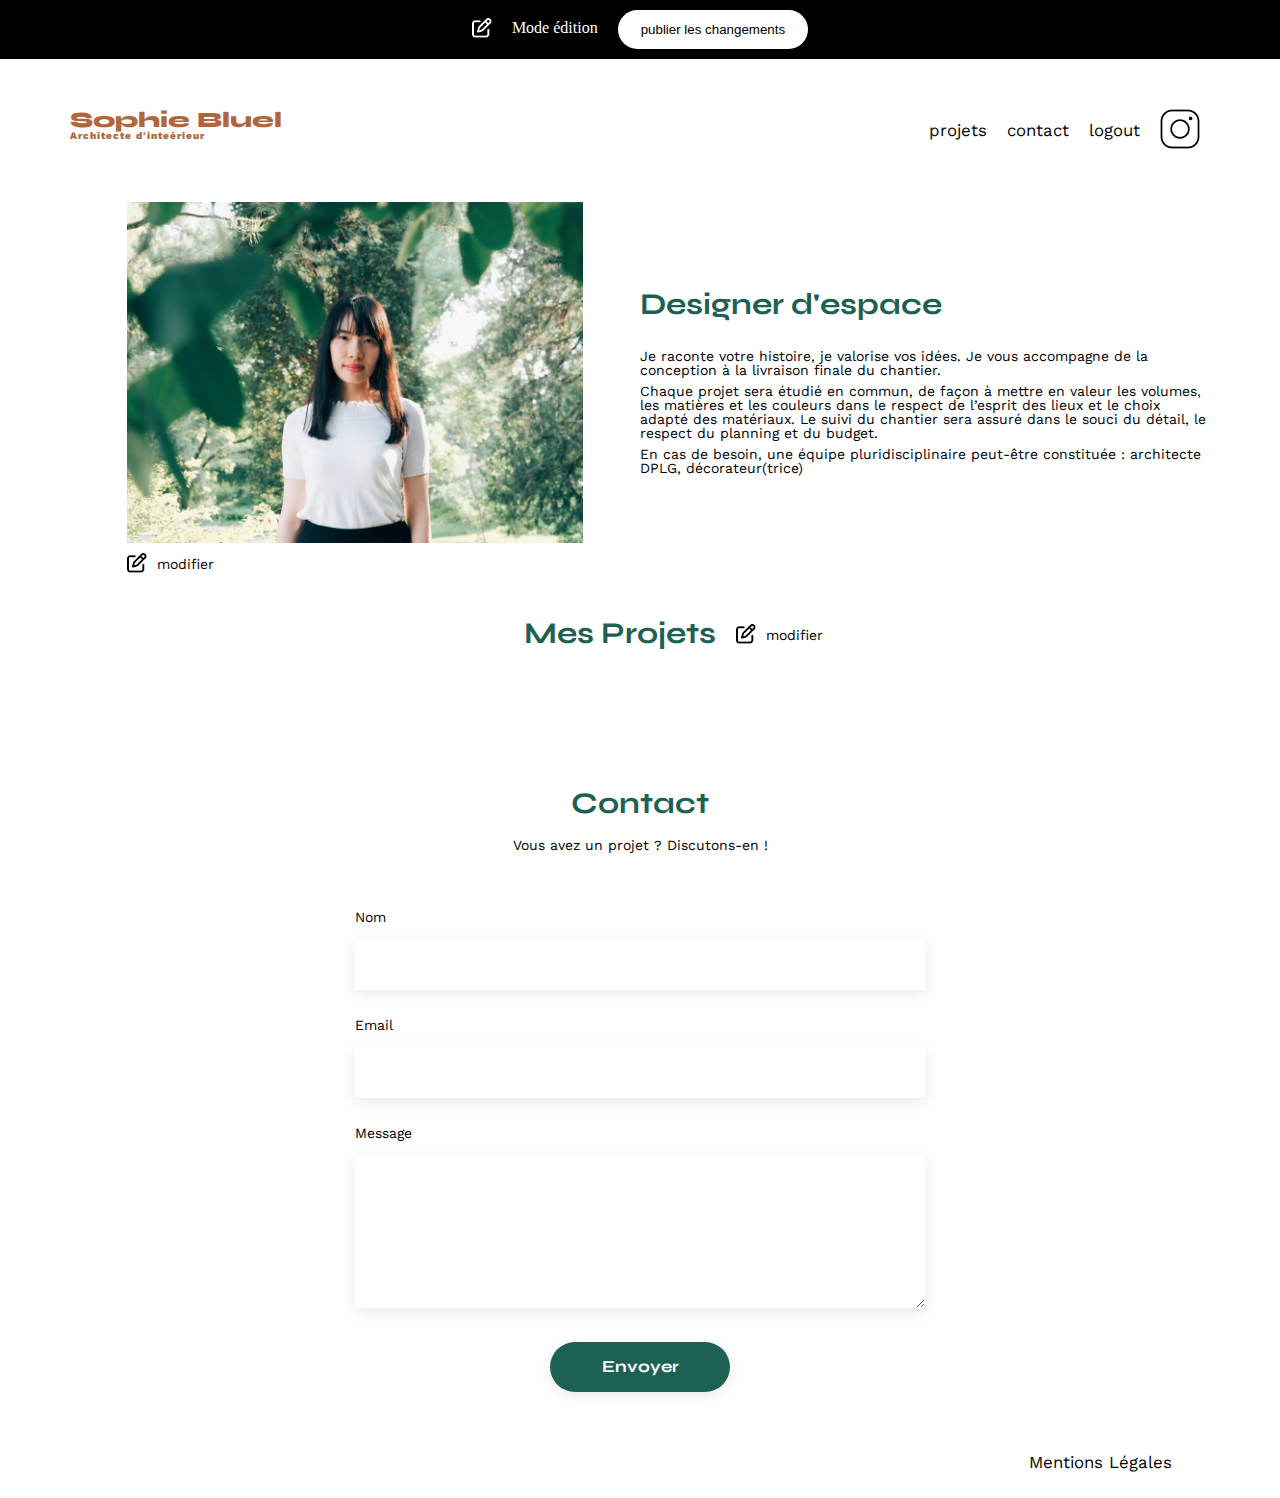
<file: FrontEnd/index.html>
<!DOCTYPE html>
<html lang="fr">
<head>
	<meta charset="UTF-8">
	<title>Sophie Bluel - Architecte d'intérieur</title>
	<meta name="viewport" content="width=device-width, initial-scale=1.0">
	<link rel="preconnect" href="https://fonts.googleapis.com">
	<link rel="preconnect" href="https://fonts.gstatic.com" crossorigin>
	<link href="https://fonts.googleapis.com/css2?family=Syne:wght@700;800&family=Work+Sans&display=swap" rel="stylesheet">
	<meta name="description" content="">
	<link rel="stylesheet" href="./assets/style.css">
	<link rel="stylesheet" href="./assets/modal.css">
	<script src="./assets/index.js" defer></script>
</head>
<body>
	<div class="loged hidden">
		<img src="./assets/icons/Vector.png">
		<p>Mode édition</p>
		<button>publier les changements</button>
	</div>
	<div class="body">
	<aside class="modal hidden">
		<div class="modal-wrapper hidden">
		</div>
	</aside>
	
<header>
	<h1>Sophie Bluel <span>Architecte d'inteérieur</span></h1>
	<nav>
		<ul>
			<a class="liens" href="#portfolio"><li>projets</li></a>
			<a class="liens" href="#contact"><li>contact</li></a>
			<a class="liens" href="login.html"><li class="log">login</li></a>
			<a class="logedout liens"><li class="logout hidden"> logout</li></a>
			<li><img src="./assets/icons/instagram.png" alt="Instagram"></li>
		</ul>
	</nav>
</header>
<main>
	<section id="introduction">
		<figure>
			<img class="introImg" src="./assets/images/sophie-bluel.png" alt="">
			<div class="modif hidden">
				<img src="./assets/icons/VectorBlack.png">
				<p>modifier</p>
			</div>
		</figure>
		<article>
			<h2>Designer d'espace</h2>
			<p>Je raconte votre histoire, je valorise vos idées. Je vous accompagne de la conception à la livraison finale du chantier.</p>
			<p>Chaque projet sera étudié en commun, de façon à mettre en valeur les volumes, les matières et les couleurs dans le respect de l’esprit des lieux et le choix adapté des matériaux. Le suivi du chantier sera assuré dans le souci du détail, le respect du planning et du budget.</p>
			<p>En cas de besoin, une équipe pluridisciplinaire peut-être constituée : architecte DPLG, décorateur(trice)</p>
		</article>
	</section>
	<section id="portfolio">
		<div class="justif">
			<h2>Mes Projets</h2>
			<div class="modifActive hidden">
				<img src="./assets/icons/VectorBlack.png">
				<p>modifier</p>
			</div>
		</div>
		<fieldset class="buttonsCategories"></fieldset>
		<div class="gallery">
		</div>
	</section>
	<section id="contact">
		<h2>Contact</h2>
		<p>Vous avez un projet ? Discutons-en !</p>
		<form action="#" method="post">
			<label for="name">Nom</label>
			<input type="text" name="name" id="name">
			<label for="email">Email</label>
			<input type="email" name="email" id="email">
			<label for="message">Message</label>
			<textarea name="message" id="message" cols="30" rows="10"></textarea>
			<input type="submit" value="Envoyer">
		</form>
	</section>
</main>

<footer>
	<nav>
		<ul>
			<li>Mentions Légales</li>
		</ul>
	</nav>
</footer>
</div>
</body>
</html>
</file>
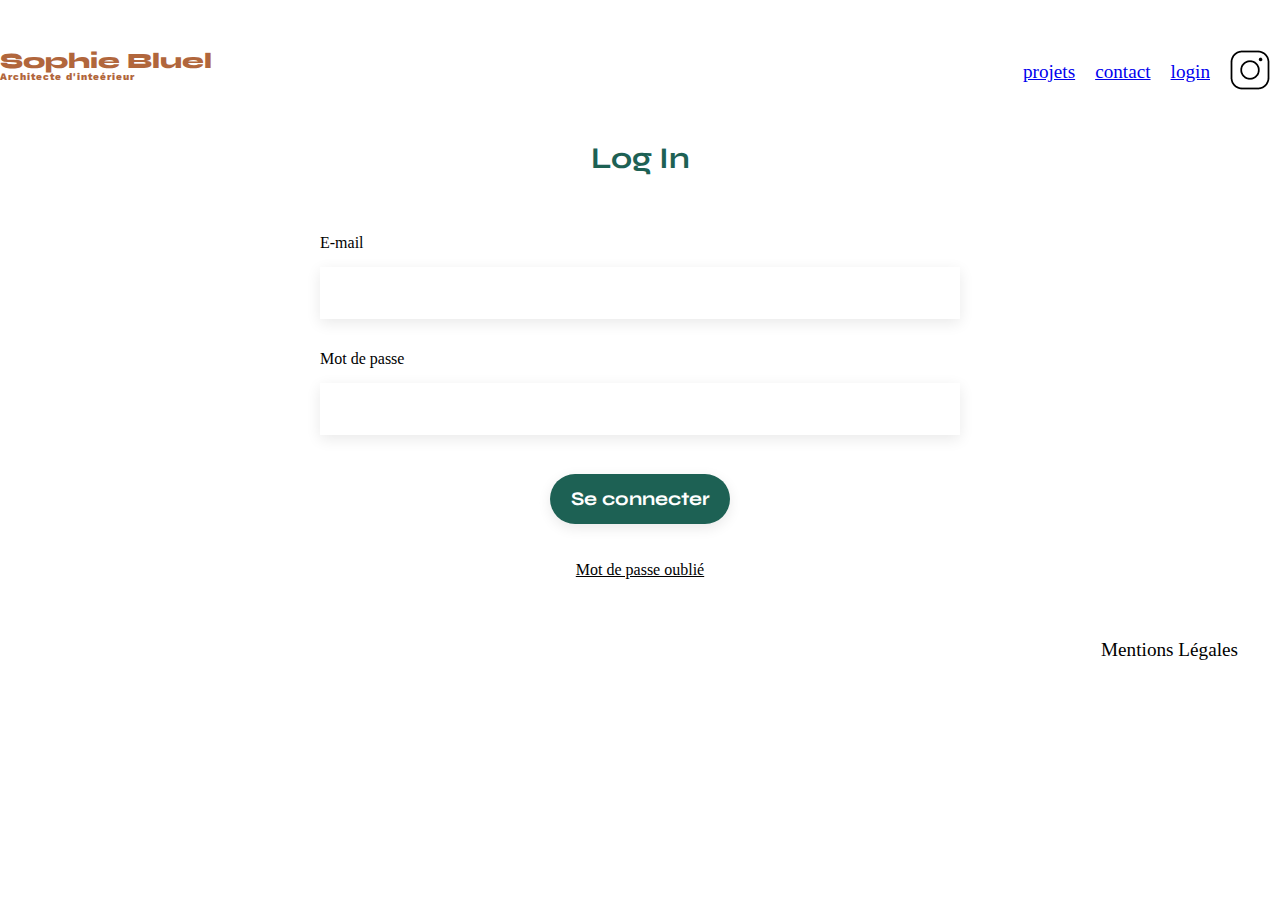
<file: FrontEnd/login.html>
<!DOCTYPE html>
<html lang="fr">
<head>
	<meta charset="UTF-8">
	<title>Sophie Bluel - Architecte d'intérieur</title>
	<meta name="viewport" content="width=device-width, initial-scale=1.0">
	<link rel="preconnect" href="https://fonts.googleapis.com">
	<link rel="preconnect" href="https://fonts.gstatic.com" crossorigin>
	<link href="https://fonts.googleapis.com/css2?family=Syne:wght@700;800&family=Work+Sans&display=swap" rel="stylesheet">
	<meta name="description" content="">
	<link rel="stylesheet" href="./assets/style.css">
    <script src="./assets/login.js" defer></script>
</head>
<body>
<header>
	<h1>Sophie Bluel <span>Architecte d'inteérieur</span></h1>
	<nav>
		<ul>
			<a href="./index.html"><li>projets</li></a>
			<a href="./index.html"><li>contact</li></a>
			<a href="login.html"><li>login</li></a>
			<li><img src="./assets/icons/instagram.png" alt="Instagram"></li>
		</ul>
	</nav>
</header>
<main>
    <section id="login">
		<h2>Log In</h2>
		<form action="#" >
			<label for="email">E-mail</label>
			<input type="email" name="email" id="email">
			<label for="name">Mot de passe</label>
			<input type="password" name="name" id="name">
			<input type="submit" value="Se connecter" id="submit">
            <a><p>Mot de passe oublié</p></a>
			<p class="error"></p>
		</form>
	</section>
</main>

<footer>
	<nav>
		<ul>
			<li>Mentions Légales</li>
		</ul>
	</nav>
</footer>
</body>
</html>
</file>
<file: FrontEnd/assets/style.css>
/* mode eition */
.loged {
	background-color: black;
	color: white;
	display: flex;
	flex-direction: row;
	justify-content: center;
	width: 100vw;
	height: 59px;
	margin-left: none;
}
.loged img {
	width: 20px;
	height: 20px;
	padding-top: 18px;
	margin-right: 20px;
}

.loged p {
	padding-top: 20px;
}

.loged button {
	margin-left: 20px;
	margin-top: 10px;
	margin-bottom: 10px;
	background-color: white;
	border-radius: 20px;
	border-style: none;
	padding-left: 23px;
	padding-right: 23px;
	cursor: pointer;
}

.modif {
	width: 20px;
	height: 20px;
	margin-left: 10%;
	padding-top: 10px;
	margin-bottom: -5px;
	cursor: pointer;
	display: flex;
	flex-direction: row;
	gap: 10px;
}

.modif p {
	margin-top: 4px;
}

.modifActive {
	width: 20px;
	height: 20px;
	margin-left: 20px;
	padding-top: 6px;
	cursor: pointer;
	display: flex;
	flex-direction: row;
	gap: 10px;
}

.modifActive p {
	margin-top: 4px;
}

/*.modifier {
	display: inline;
	margin-left: 10px;
	cursor: pointer;
}

.modifier2 {
	margin-top: 8px;
	margin-left: 10px;
	cursor: pointer;
}*/

.justif {
	display: flex;
	flex-direction: row;
	justify-content: center;
}

.hidden {
	display: none !important;
}

.liens {
	color: black;
	text-decoration: none
}
/* http://meyerweb.com/eric/tools/css/reset/
   v2.0 | 20110126
   License: none (public domain)
*/

html, body, div, span, applet, object, iframe,
h1, h2, h3, h4, h5, h6, p, blockquote, pre,
a, abbr, acronym, address, big, cite, code,
del, dfn, em, img, ins, kbd, q, s, samp,
small, strike, strong, sub, sup, tt, var,
b, u, i, center,
dl, dt, dd, ol, ul, li,
fieldset, form, label, legend,
table, caption, tbody, tfoot, thead, tr, th, td,
article, aside, canvas, details, embed,
figure, figcaption, footer, header, hgroup,
menu, nav, output, ruby, section, summary,
time, mark, audio, video {
	margin: 0;
	padding: 0;
	border: 0;
	font-size: 100%;
	font: inherit;
	vertical-align: baseline;
}
/* HTML5 display-role reset for older browsers */
article, aside, details, figcaption, figure,
footer, header, hgroup, menu, nav, section {
	display: block;
}
body {
	line-height: 1;
}
ol, ul {
	list-style: none;
}
blockquote, q {
	quotes: none;
}
blockquote:before, blockquote:after,
q:before, q:after {
	content: '';
	content: none;
}
table {
	border-collapse: collapse;
	border-spacing: 0;
}
/** end reset css**/
.body {
	max-width: 1140px;
	margin:auto;
	font-family: 'Work Sans' ;
	font-size: 14px;
}
header {
	display: flex;
	justify-content: space-between;
	margin: 50px 0
}
section {
	margin: 50px 0
}

h1{
	display: flex;
	flex-direction: column;
	font-family: 'Syne';
	font-size: 22px;
	font-weight: 800;
	color: #B1663C
}

h1 > span {
	font-family: 'Work Sans';
	font-size:10px;
	letter-spacing: 0.1em;
;
}

h2{
	font-family: 'Syne';
	font-weight: 700;
	font-size: 30px;
	color: #1D6154
}
nav ul {
	display: flex;
	align-items: center;
	list-style-type: none;

}
nav li {
	padding: 0 10px;
	font-size: 1.2em;
	cursor: pointer;
}

li:hover {
	color: #B1663C;
}
#introduction {
	display: flex;
	align-items: center;
}
#introduction figure {
	flex: 1
}
.introImg {
	display: block;
	margin: auto;
	width: 80%;
}

#introduction article {
	flex: 1
}
#introduction h2 {
	margin-bottom: 1em;
}

#introduction p {
	margin-bottom: 0.5em;
}
#portfolio h2 {
	text-align: center;
	margin-bottom: 3em;
}
.gallery {
	width: 100%;
	display: grid;
	grid-template-columns: 1fr 1fr 1fr;
	grid-column-gap: 20px;
	grid-row-gap: 20px;
}

.buttonsCategories {
	text-align: center;
	margin-bottom: 3em;
}

.button {
	display:inline-block;
	border-radius: 25px;
	border-style: none;
	font-family: 'Syne';
	font-size: 16px;
	font-weight: 700;
	color: #1D6154;
	background-color: white;
	border: solid 1px;
	padding: 9px;
	min-width: 100px;
	margin: 10px;
	cursor: pointer;
}

.radio {
	display: none;
}

.checked {
	background-color: #1D6154;
	color: white;
}

.gallery img {
	width: 100%;

}
#login a {
	text-align: center;
	text-decoration: underline;
	cursor: pointer;
}
#contact, #login {
	width: 50%;
	margin: auto;
}
#contact > *, #login > * {
	text-align: center;

}
#contact h2, #login h2{
	margin-bottom: 20px;
}
#contact form, #login form {
	text-align: left;
	margin-top:30px;
	display: flex;
	flex-direction: column;
}

#contact input, #login input, .modalButton, .pictureButton {
	height: 50px;
	font-size: 1.2em;
	border: none;
	box-shadow: 0px 4px 14px rgba(0, 0, 0, 0.09);
}
#contact label, #login label {
	margin: 2em 0 1em 0;
}
#contact textarea {
	border: none;
	box-shadow: 0px 4px 14px rgba(0, 0, 0, 0.09);
}

input[type="submit"]{
	font-family: 'Syne';
	font-weight: 700;
	color: white;
	background-color: #1D6154;
	margin : 2em auto ;
	width: 180px;
	text-align: center;
	border-radius: 60px ;
	cursor: pointer;
}

.error {
	text-align: center;
	color: red;
	margin-top: 30px;
}

footer nav ul {
	display: flex;
	justify-content: flex-end;
	margin: 2em
}
</file>
<file: FrontEnd/assets/modal.css>
.modal {
    position: fixed;
    display: flex;
    align-items: center;
    justify-content: center;
    top: 0;
    left: 0;
    width: 100%;
    height: 100%;
    background: rgba(0, 0, 0, 0.2);
}

/*.hiddene {
    background: rgba(0, 0, 0, 0);
    width: 0%;
    height: 0%;
}*/

.modal-wrapper {
    background-color: white;
    width: 600px;
    padding: 20px;
    max-width: calc(100vw -20px);
    max-height: calc(100vh -20px);
    border-radius: 20px;
    z-index: 2;
}

.titre {
    font-size: 26px;
    text-align: center;
    margin-bottom: 40px;
}

.logos {
    display: flex;
    flex-direction: row-reverse;
    justify-content: space-between;
    margin-top: 10px;
    margin-right: 10px;
}

.logo {
    width: 10px;
    height: 10px;
    cursor: pointer;
}

.modalGallery {
    width: 600px;
    display: grid;
    grid-template-columns: 100px 100px 100px 100px 100px;
    justify-content: center;
}

.modalGallery .gal {
    width: 76px;
    margin: 10px;
}

.fig {
    margin-left: 10px;
    margin-top: -10px;
    cursor: pointer;
}

.galLogo{
    position: absolute;
    z-index: 3;
    top: 13px;
    right: 18px;
    width: 10px;
    height: 12px;
    background-color: black;
    padding: 4px;
    border-radius: 5px;
    cursor: pointer;
}

.crossedArrow {
    left: 42px;
}

.figureModal {
    position: relative;
}

.figEdit {
    position: relative;
    left: -10px;
}

.line {
    grid-column-start: 1;
    grid-column-end: 6;
    width: 420px;
    margin-left: 90px;
    border-bottom: 1px solid black;
    margin-top: 50px;
}

.modalButton {
    margin-top: 40px;
    margin-left: 180px;
    padding-left: 49px;
    padding-right: 49px;
    color: white;
	background-color: #1D6154;
	border-radius: 60px ;
	cursor: pointer;
    
}

.bluePicture {
    width: 420px;
    height: 169px;
    background-color:#E8F1F6;
    margin: auto;
    margin-top: 50px;
    position: relative;
    margin-bottom: 30px;
}

.logoPicture {
    position: absolute;
    width: 76px;
    height: 76px;
    left: 172px;
    top : 16px;
}

.buttonPictureAdd {
    color: #306685;
    
    background-color: #CBD6DC;
    border-radius: 20px;
    padding-left: 33px;
    padding-right: 33px;
    padding-top: 10px;
    padding-bottom: 10px;
    border-style: none;
    cursor: pointer;
    font-size: 14px;
    
}

.divForInput {
    position: absolute;
    top: 100px;
    left: 9px;
}

.buttonPictureAddHidden {
    visibility:hidden
}

.pictureText {
    color: #444;
    font-size: 10px;
    margin-top: 4px;
    position: absolute;
    top: 135px;
    left: 160px;
}

.arrowLeft {
    width: 15px;
    height: 15px;
    cursor: pointer;
}

.pictureTextBottom {
    font-size: 14px;
    text-align: left;
    padding-left: 90px;
    margin-top: 20px;
    
}

.inputText {
    width: 420px;
    border: none;
    box-shadow: 0px 4px 14px rgba(0, 0, 0, 0.09);
    margin-top: 10px;
    background-color: white;
    height: 50px;
    font-size: 14px;
    font-weight: 400;
}

.option {
    color: black;
}

.pictureButton {
    margin-top: 40px;
    margin-left: 160px;
    padding-left: 120px;
    padding-right: 120px;
    color: white;
	background-color: #1D6154;
	border-radius: 60px ;
	cursor: pointer;
    margin-bottom: 60px;
}

.inactive {
    background-color: #A7A7A7;
}

.userPicture {
    
    max-height: 169px;
    top: -50px;
    max-width: 420px;
    background-color:#E8F1F6;
    margin: auto;
    margin-top: 50px;
    position: relative;
    margin-bottom: 30px;
}
</file>
